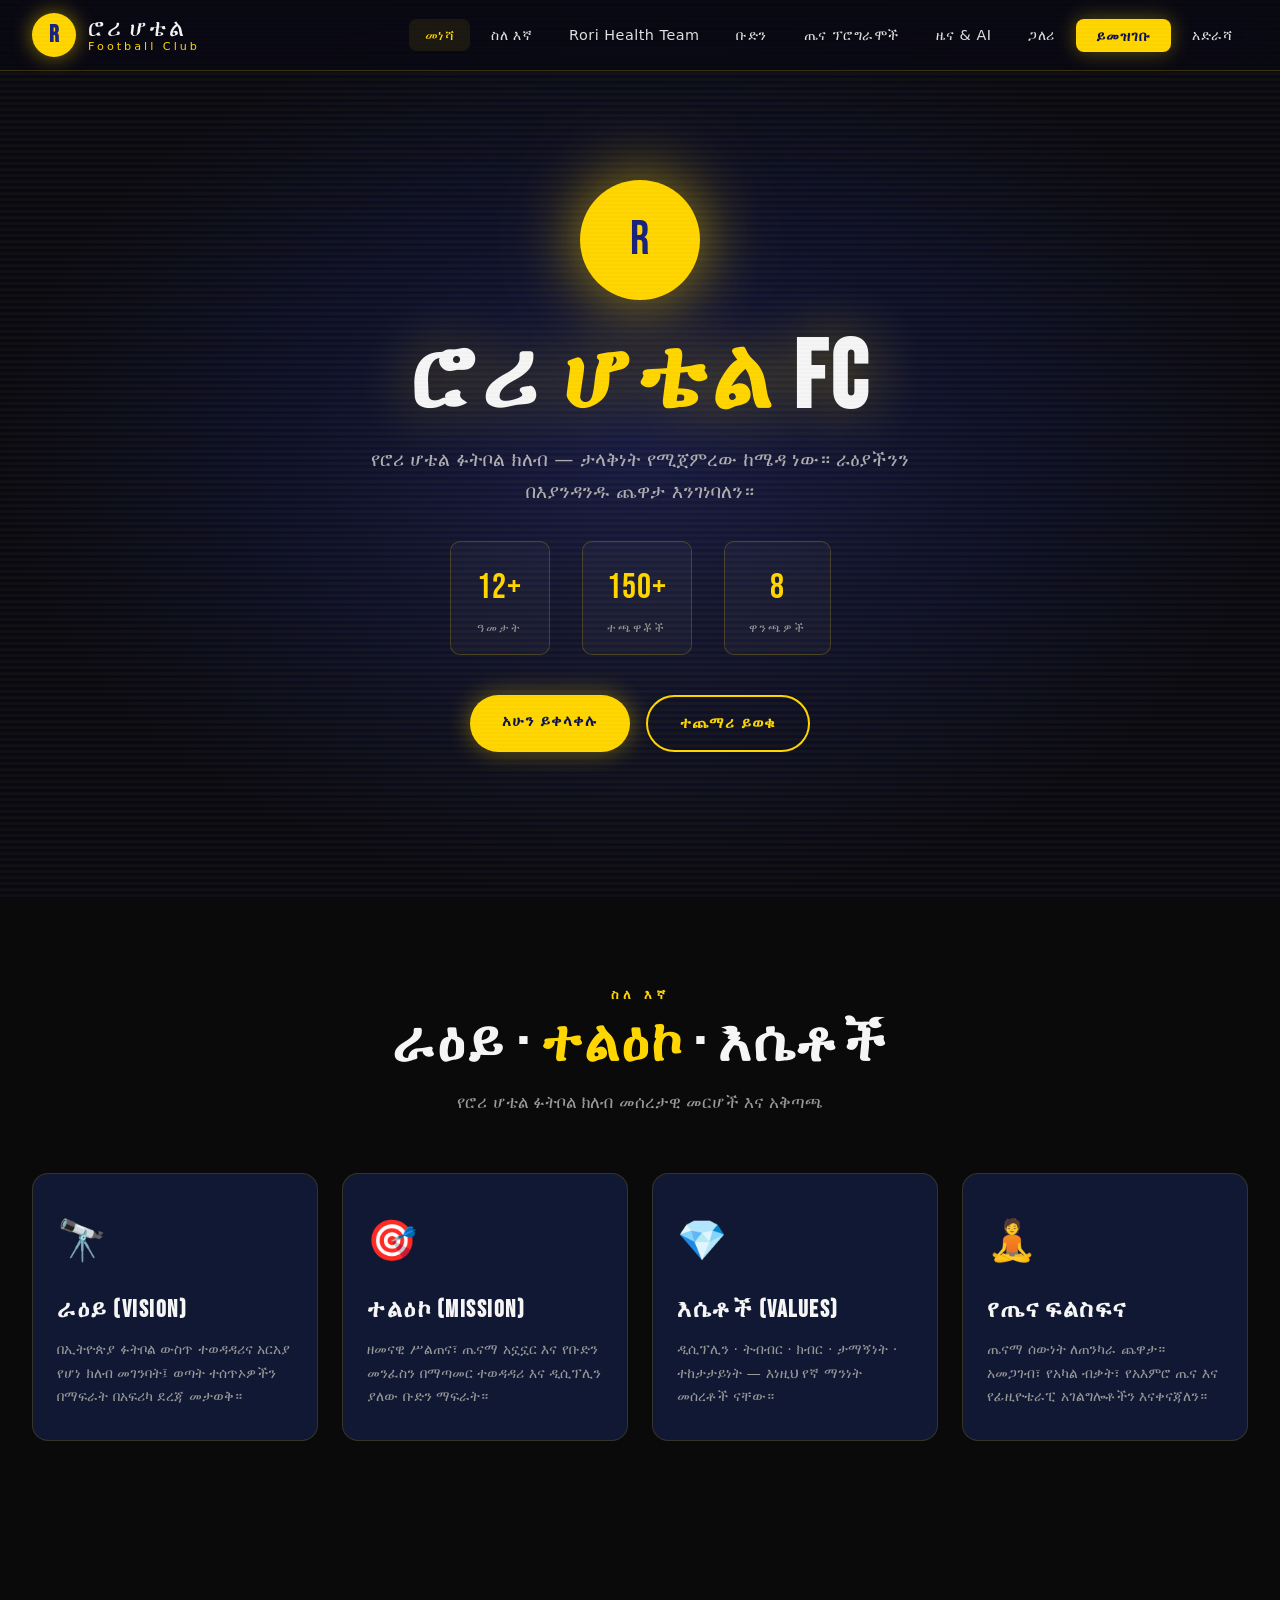
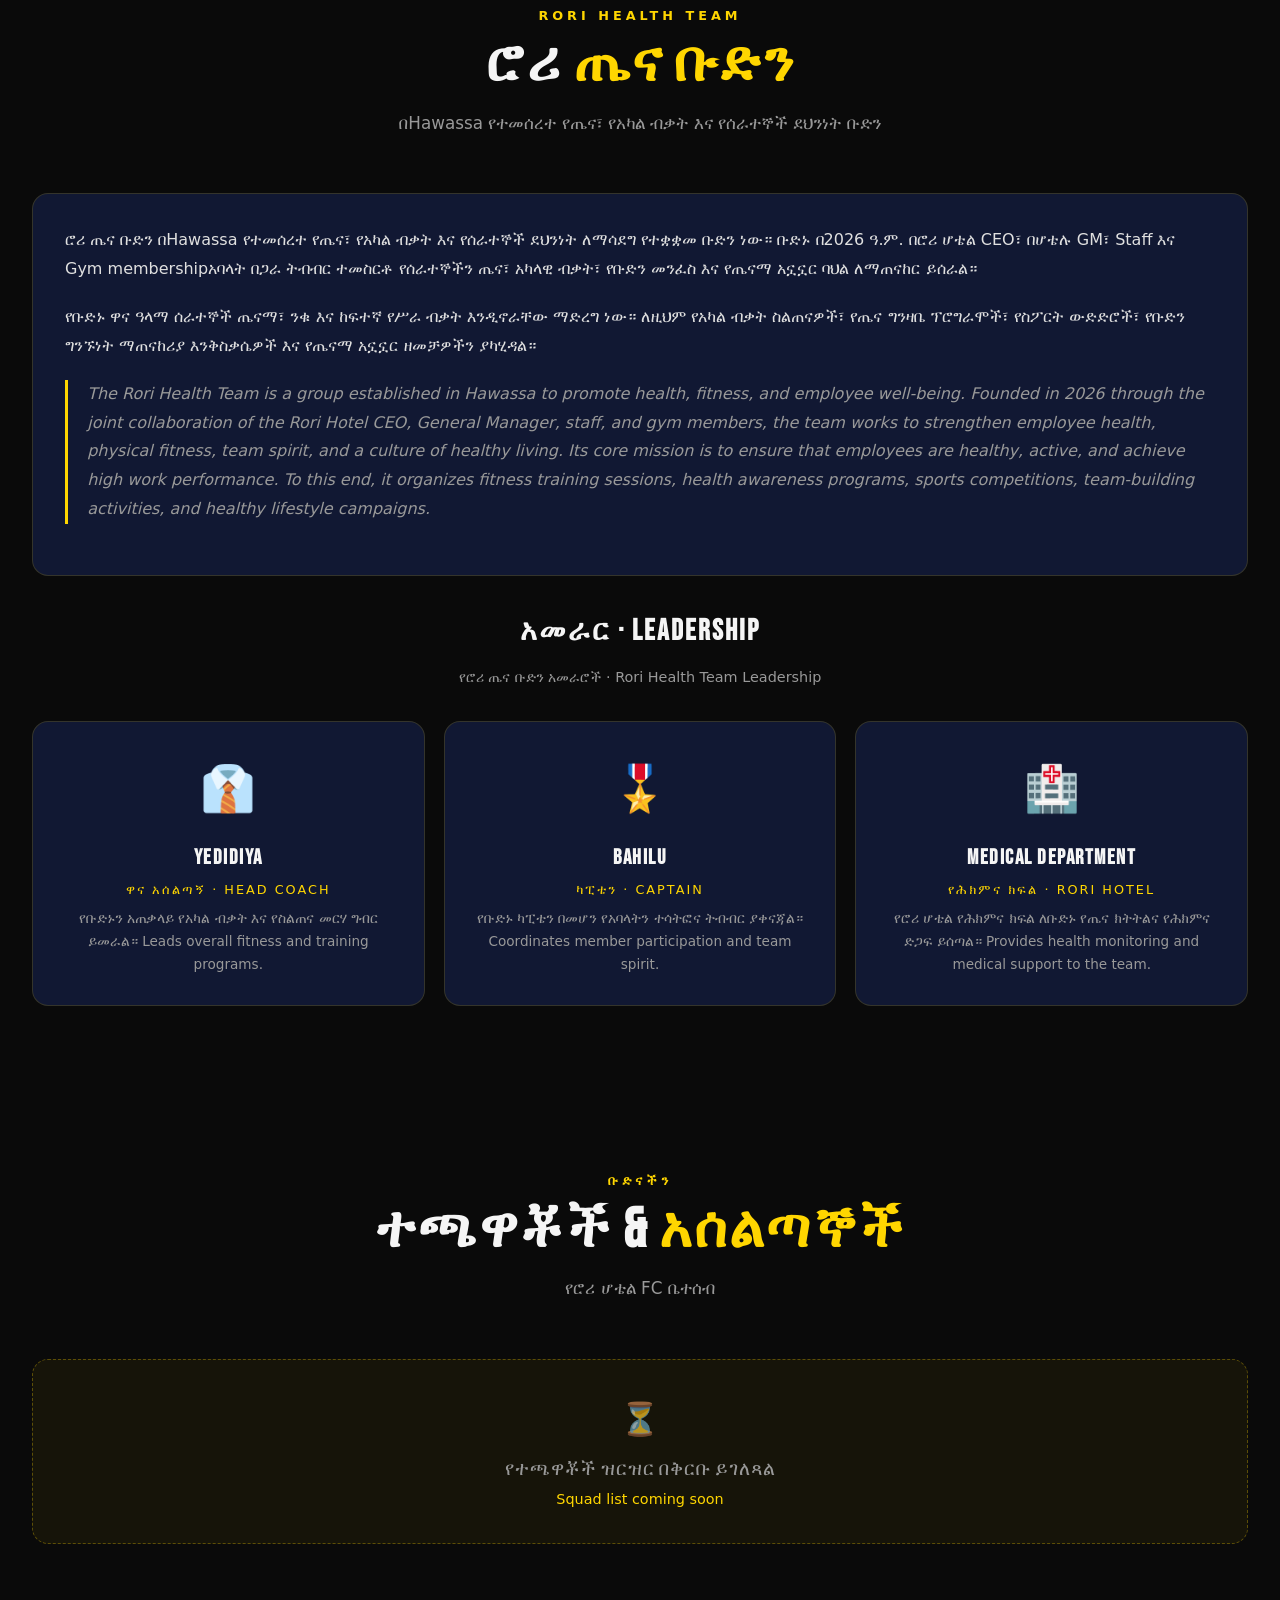
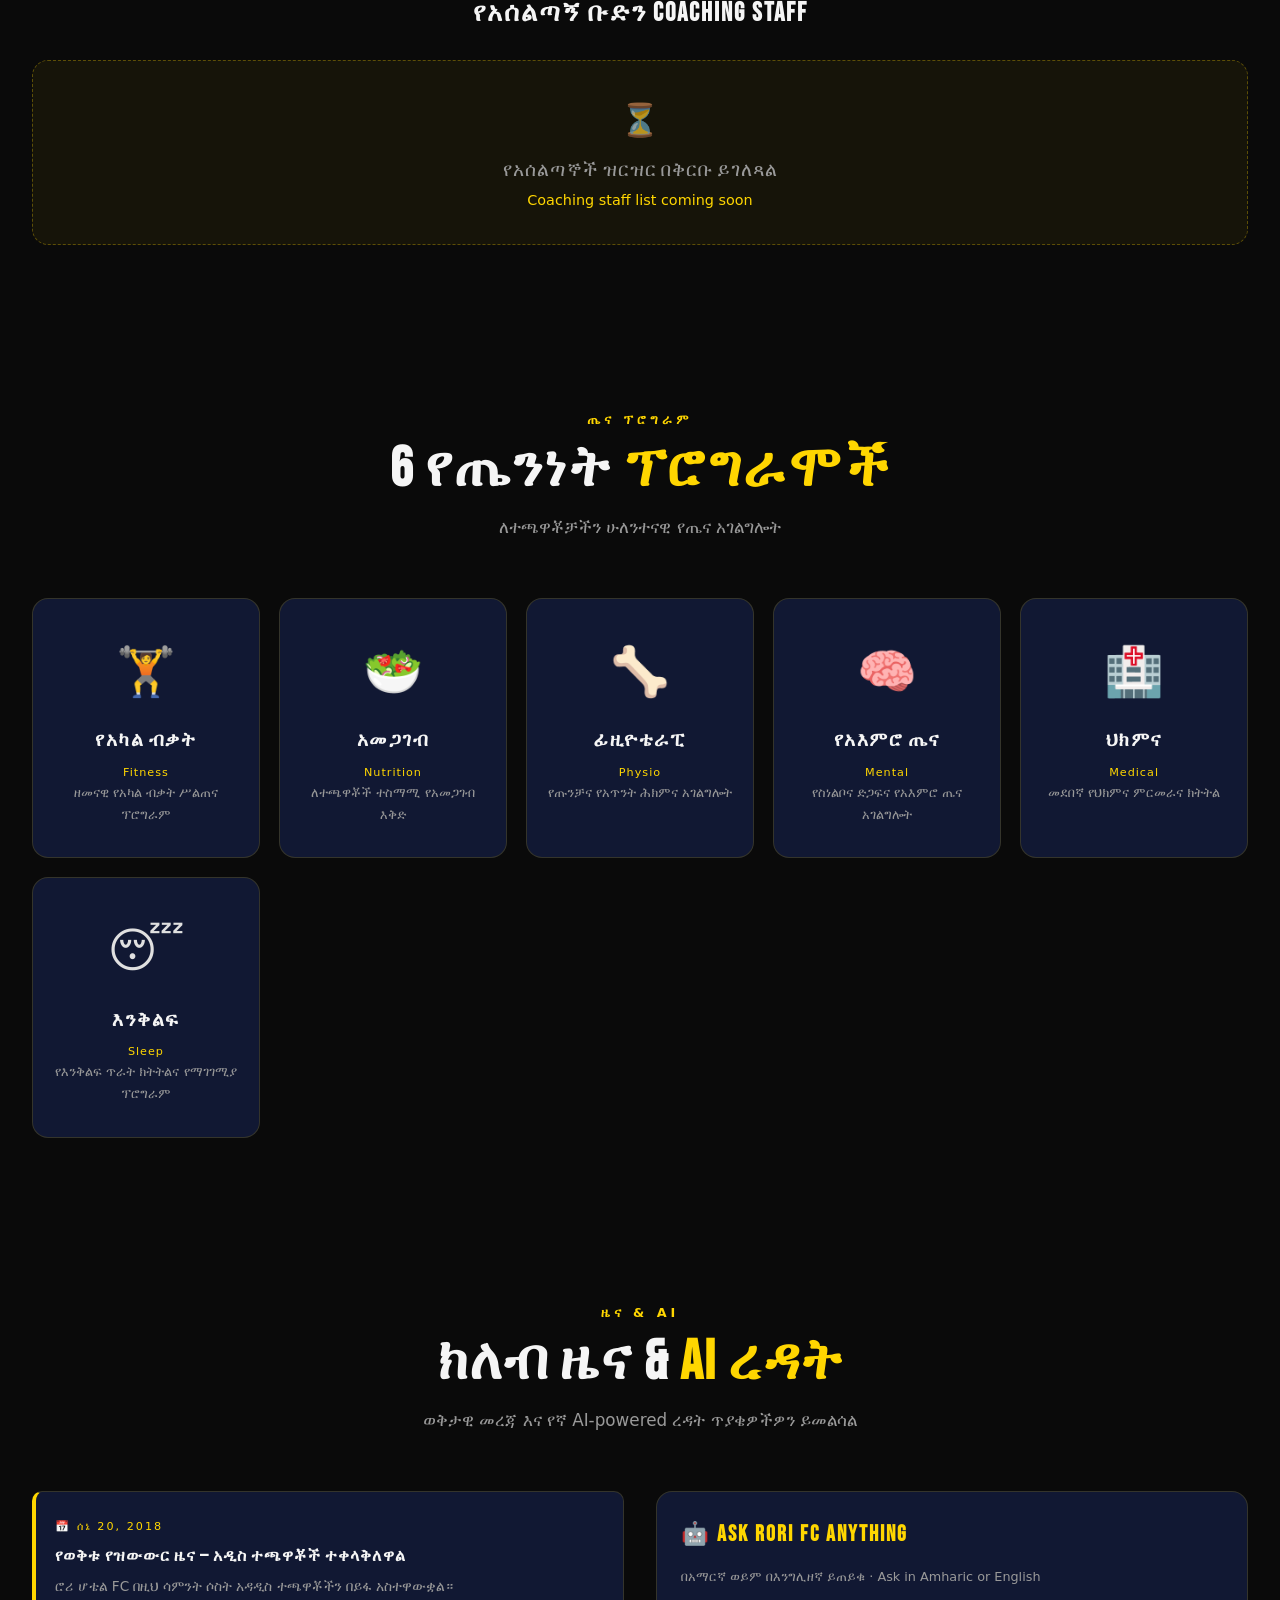
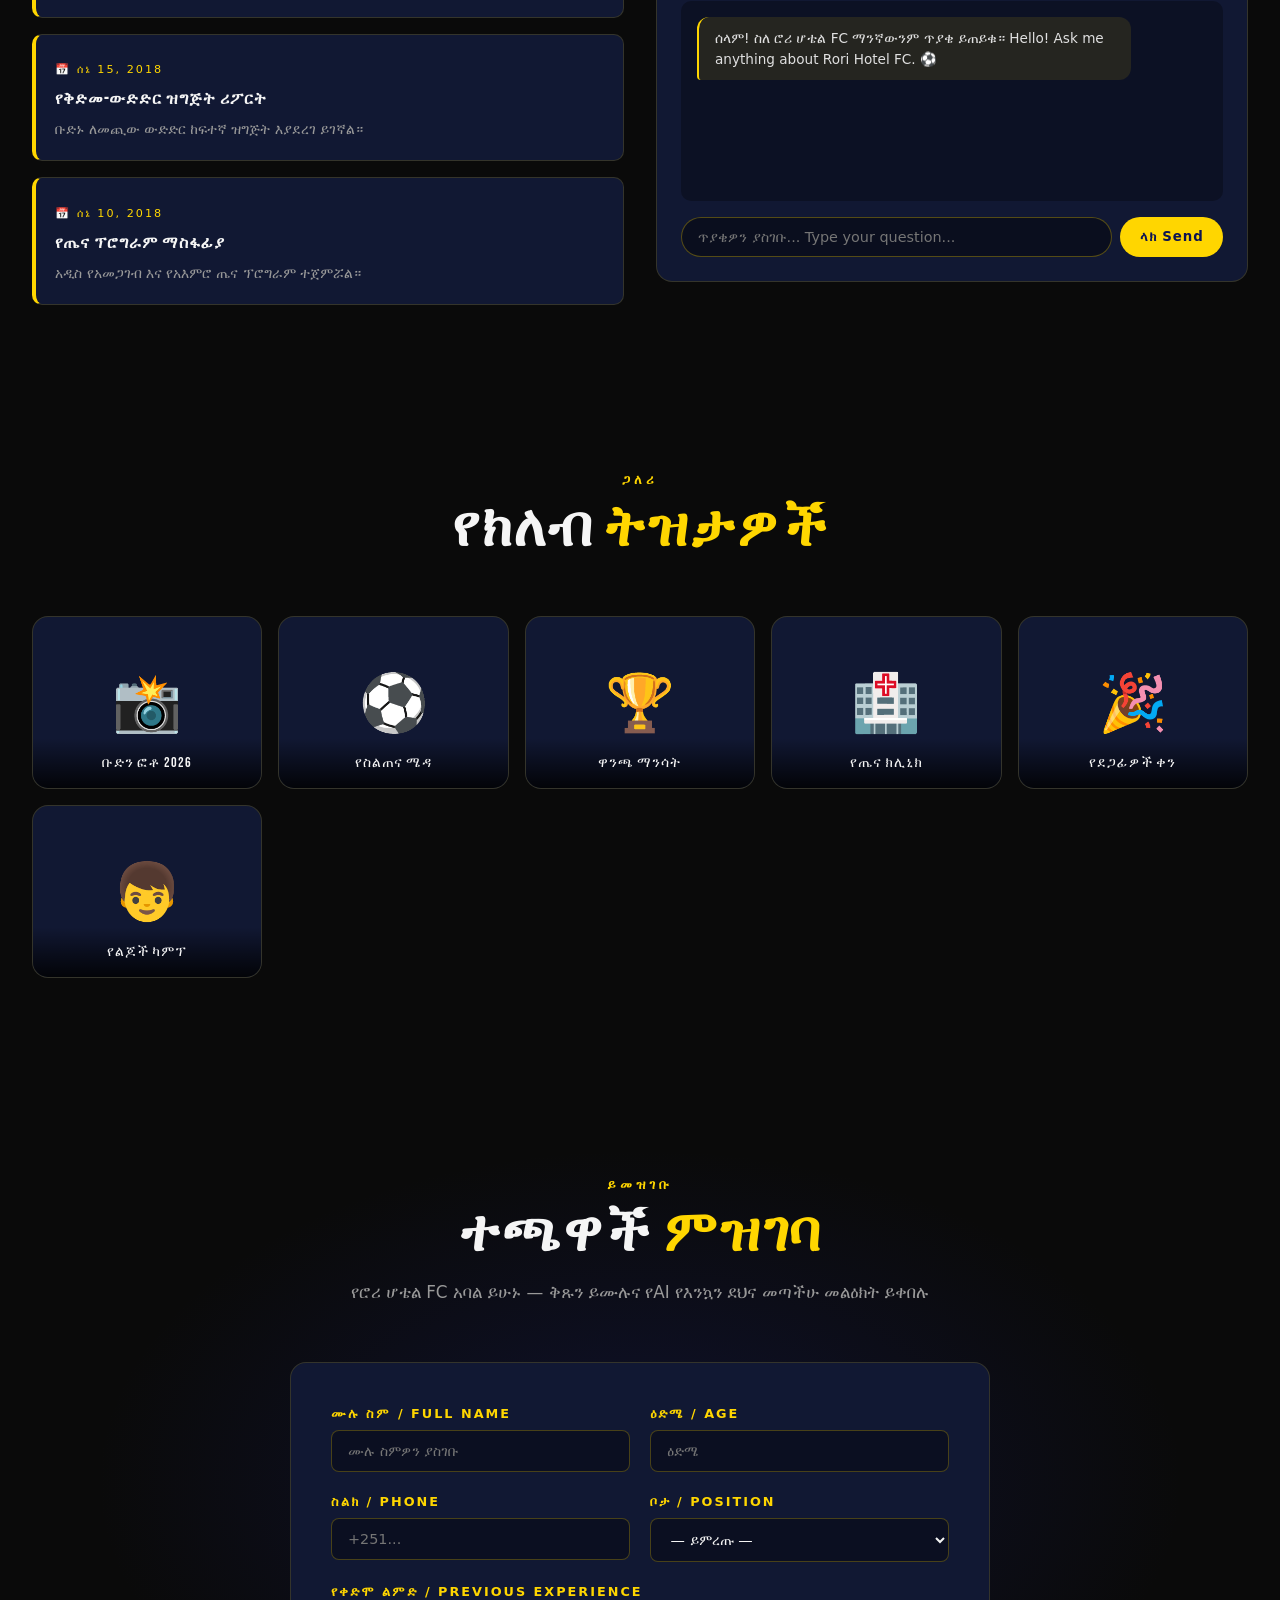
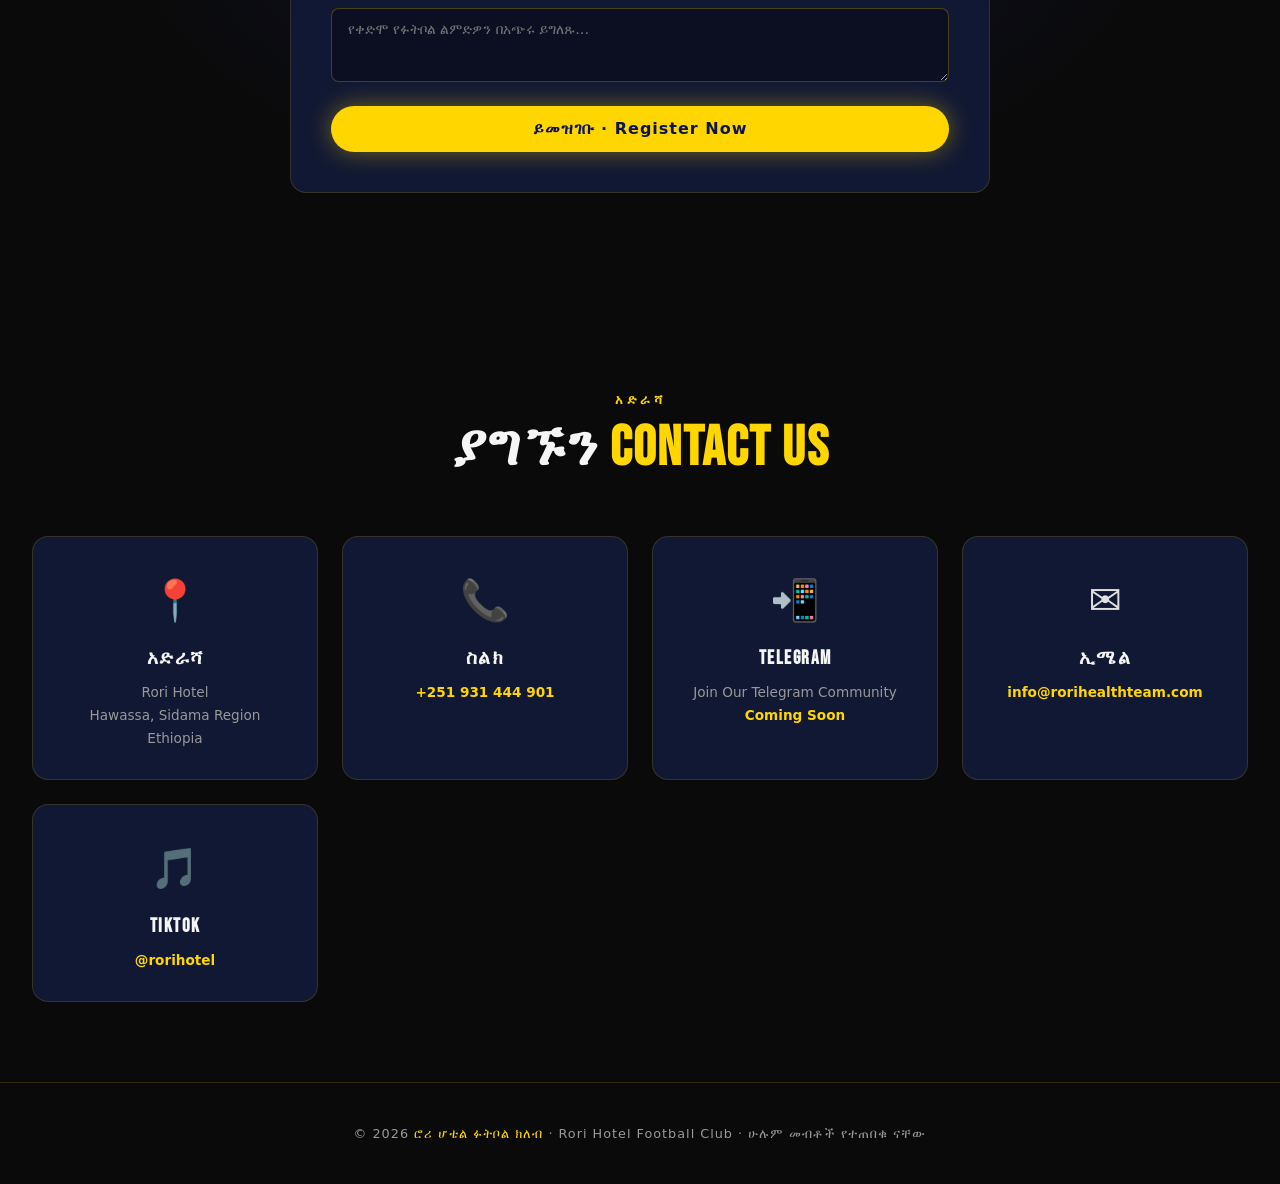
<file: https:/index.html>
<!DOCTYPE html>  <html lang="am">  
<head>  
    <meta charset="UTF-8">  
    <meta name="viewport" content="width=device-width, initial-scale=1.0">  
    <title>ሮሪ ሆቴል ፉትቦል ክለብ | Rori Hotel FC</title>  
    <link href="https://fonts.googleapis.com/css2?family=Bebas+Neue&display=swap" rel="stylesheet">  
    <style>  
        :root {  
            --navy: #1A237E;  
            --navy-dark: #0D1452;  
            --navy-light: #283593;  
            --gold: #FFD600;  
            --gold-dark: #C8A600;  
            --gold-glow: rgba(255, 214, 0, 0.3);  
            --white: #F5F5F5;  
            --gray: #B0B0B0;  
            --dark: #0A0A0A;  
            --card-bg: #111833;  
            --card-border: rgba(255, 214, 0, 0.15);  
            --text: #E0E0E0;  
            --text-muted: #999;  
            --radius: 16px;  
            --radius-sm: 10px;  
            --transition: 0.3s cubic-bezier(0.4, 0, 0.2, 1);  
            --shadow-gold: 0 0 30px rgba(255, 214, 0, 0.25);  
            --font-display: 'Bebas Neue', 'Arial Narrow', sans-serif;  
            --font-body: 'Segoe UI', system-ui, -apple-system, sans-serif;  
        }  * {  
        margin: 0;  
        padding: 0;  
        box-sizing: border-box;  
    }  

    html {  
        scroll-behavior: smooth;  
        scroll-padding-top: 80px;  
    }  

    body {  
        font-family: var(--font-body);  
        background: var(--dark);  
        color: var(--text);  
        line-height: 1.7;  
        overflow-x: hidden;  
        -webkit-font-smoothing: antialiased;  
    }  

    body::after {  
        content: '';  
        position: fixed;  
        top: 0;  
        left: 0;  
        width: 100%;  
        height: 100%;  
        pointer-events: none;  
        z-index: 9999;  
        background: repeating-linear-gradient(0deg,  
                transparent,  
                transparent 2px,  
                rgba(0, 0, 0, 0.03) 2px,  
                rgba(0, 0, 0, 0.03) 4px);  
        opacity: 0.4;  
    }  

    .navbar {  
        position: fixed;  
        top: 0;  
        left: 0;  
        width: 100%;  
        z-index: 1000;  
        background: rgba(10, 10, 20, 0.85);  
        backdrop-filter: blur(20px);  
        -webkit-backdrop-filter: blur(20px);  
        border-bottom: 1px solid rgba(255, 214, 0, 0.2);  
        transition: var(--transition);  
        padding: 0 2rem;  
    }  
    .navbar.scrolled {  
        background: rgba(10, 10, 20, 0.95);  
        box-shadow: 0 4px 30px rgba(0, 0, 0, 0.6);  
    }  
    .nav-inner {  
        max-width: 1300px;  
        margin: 0 auto;  
        display: flex;  
        align-items: center;  
        justify-content: space-between;  
        height: 70px;  
    }  
    .nav-logo {  
        display: flex;  
        align-items: center;  
        gap: 12px;  
        text-decoration: none;  
        color: var(--white);  
    }  
    .nav-logo-icon {  
        width: 44px;  
        height: 44px;  
        background: var(--gold);  
        border-radius: 50%;  
        display: flex;  
        align-items: center;  
        justify-content: center;  
        font-size: 1.5rem;  
        font-weight: 900;  
        color: var(--navy);  
        font-family: var(--font-display);  
        letter-spacing: 1px;  
        box-shadow: 0 0 20px rgba(255, 214, 0, 0.5);  
        animation: floatBadge 3s ease-in-out infinite;  
    }  
    @keyframes floatBadge {  
        0%, 100% { transform: translateY(0); }  
        50% { transform: translateY(-6px); }  
    }  
    .nav-logo-text {  
        font-family: var(--font-display);  
        font-size: 1.5rem;  
        letter-spacing: 2px;  
        color: var(--white);  
        line-height: 1;  
    }  
    .nav-logo-text span {  
        color: var(--gold);  
        display: block;  
        font-size: 0.7rem;  
        letter-spacing: 3px;  
        font-family: var(--font-body);  
        font-weight: 400;  
    }  
    .nav-links {  
        display: flex;  
        list-style: none;  
        gap: 0.3rem;  
        align-items: center;  
        flex-wrap: wrap;  
        justify-content: flex-end;  
    }  
    .nav-links a {  
        color: var(--text);  
        text-decoration: none;  
        padding: 0.5rem 1rem;  
        border-radius: 8px;  
        font-weight: 500;  
        font-size: 0.9rem;  
        transition: var(--transition);  
        letter-spacing: 0.5px;  
        white-space: nowrap;  
    }  
    .nav-links a:hover,  
    .nav-links a.active {  
        color: var(--gold);  
        background: rgba(255, 214, 0, 0.08);  
    }  
    .nav-cta {  
        background: var(--gold) !important;  
        color: var(--navy-dark) !important;  
        font-weight: 700 !important;  
        padding: 0.55rem 1.3rem !important;  
        letter-spacing: 0.8px !important;  
        box-shadow: 0 0 20px rgba(255, 214, 0, 0.35);  
        transition: var(--transition);  
    }  
    .nav-cta:hover {  
        background: #FFE440 !important;  
        box-shadow: 0 0 35px rgba(255, 214, 0, 0.55) !important;  
        transform: translateY(-2px);  
    }  
    .mobile-toggle {  
        display: none;  
        background: none;  
        border: 2px solid var(--gold);  
        color: var(--gold);  
        font-size: 1.6rem;  
        padding: 0.3rem 0.7rem;  
        border-radius: 8px;  
        cursor: pointer;  
        transition: var(--transition);  
    }  
    .mobile-toggle:hover {  
        background: var(--gold);  
        color: var(--navy);  
    }  

    .section {  
        padding: 5rem 2rem;  
        max-width: 1300px;  
        margin: 0 auto;  
    }  
    .section-header {  
        text-align: center;  
        margin-bottom: 3.5rem;  
    }  
    .section-tag {  
        display: inline-block;  
        font-family: var(--font-body);  
        font-size: 0.8rem;  
        letter-spacing: 4px;  
        color: var(--gold);  
        text-transform: uppercase;  
        margin-bottom: 0.5rem;  
        font-weight: 600;  
    }  
    .section-title {  
        font-family: var(--font-display);  
        font-size: clamp(2.2rem, 5vw, 3.5rem);  
        color: var(--white);  
        letter-spacing: 2px;  
        line-height: 1.1;  
        margin-bottom: 0.8rem;  
    }  
    .section-title .gold {  
        color: var(--gold);  
    }  
    .section-subtitle {  
        color: var(--text-muted);  
        font-size: 1.05rem;  
        max-width: 600px;  
        margin: 0 auto;  
    }  

    #hero {  
        min-height: 100vh;  
        display: flex;  
        align-items: center;  
        justify-content: center;  
        text-align: center;  
        position: relative;  
        padding: 6rem 2rem 4rem;  
        background: radial-gradient(ellipse at center, rgba(26, 35, 126, 0.5) 0%, rgba(10, 10, 20, 1) 70%),  
            radial-gradient(ellipse at 50% 80%, rgba(255, 214, 0, 0.08) 0%, transparent 50%);  
    }  
    #hero::before {  
        content: '';  
        position: absolute;  
        top: 0;  
        left: 0;  
        width: 100%;  
        height: 100%;  
        background: repeating-linear-gradient(0deg,  
                transparent,  
                transparent 3px,  
                rgba(255, 214, 0, 0.03) 3px,  
                rgba(255, 214, 0, 0.03) 6px);  
        pointer-events: none;  
        z-index: 0;  
        animation: scanlineMove 8s linear infinite;  
    }  
    @keyframes scanlineMove {  
        0% { background-position: 0 0; }  
        100% { background-position: 0 100px; }  
    }  
    .hero-content {  
        position: relative;  
        z-index: 1;  
        max-width: 800px;  
    }  
    .hero-badge {  
        width: 120px;  
        height: 120px;  
        margin: 0 auto 2rem;  
        background: var(--gold);  
        border-radius: 50%;  
        display: flex;  
        align-items: center;  
        justify-content: center;  
        font-family: var(--font-display);  
        font-size: 3rem;  
        color: var(--navy);  
        box-shadow: 0 0 60px rgba(255, 214, 0, 0.5), 0 0 120px rgba(255, 214, 0, 0.2);  
        animation: floatBadge 3s ease-in-out infinite;  
        letter-spacing: 2px;  
    }  
    .hero-title {  
        font-family: var(--font-display);  
        font-size: clamp(3rem, 8vw, 6rem);  
        color: var(--white);  
        letter-spacing: 4px;  
        line-height: 1;  
        margin-bottom: 1rem;  
        text-shadow: 0 0 60px rgba(255, 214, 0, 0.4);  
    }  
    .hero-title .gold {  
        color: var(--gold);  
    }  
    .hero-desc {  
        font-size: 1.2rem;  
        color: var(--gray);  
        margin-bottom: 2rem;  
        max-width: 550px;  
        margin-left: auto;  
        margin-right: auto;  
    }  
    .hero-stats {  
        display: flex;  
        gap: 2rem;  
        justify-content: center;  
        flex-wrap: wrap;  
        margin-bottom: 2.5rem;  
    }  
    .hero-stat {  
        text-align: center;  
        padding: 1rem 1.5rem;  
        background: rgba(255, 255, 255, 0.03);  
        border: 1px solid rgba(255, 214, 0, 0.2);  
        border-radius: var(--radius-sm);  
        min-width: 100px;  
    }  
    .hero-stat-num {  
        font-family: var(--font-display);  
        font-size: 2.2rem;  
        color: var(--gold);  
        letter-spacing: 1px;  
    }  
    .hero-stat-label {  
        font-size: 0.75rem;  
        color: var(--text-muted);  
        letter-spacing: 2px;  
        text-transform: uppercase;  
    }  
    .hero-cta-group {  
        display: flex;  
        gap: 1rem;  
        justify-content: center;  
        flex-wrap: wrap;  
    }  
    .btn {  
        display: inline-block;  
        padding: 0.85rem 2rem;  
        border-radius: 50px;  
        text-decoration: none;  
        font-weight: 700;  
        letter-spacing: 1px;  
        font-size: 0.95rem;  
        transition: var(--transition);  
        cursor: pointer;  
        border: none;  
        font-family: var(--font-body);  
    }  
    .btn-gold {  
        background: var(--gold);  
        color: var(--navy-dark);  
        box-shadow: 0 0 25px rgba(255, 214, 0, 0.4);  
    }  
    .btn-gold:hover {  
        background: #FFE440;  
        box-shadow: 0 0 45px rgba(255, 214, 0, 0.6);  
        transform: translateY(-3px);  
    }  
    .btn-outline {  
        border: 2px solid var(--gold);  
        color: var(--gold);  
        background: transparent;  
    }  
    .btn-outline:hover {  
        background: rgba(255, 214, 0, 0.1);  
        transform: translateY(-3px);  
    }  

    .cards-grid {  
        display: grid;  
        grid-template-columns: repeat(auto-fit, minmax(260px, 1fr));  
        gap: 1.5rem;  
    }  
    .card {  
        background: var(--card-bg);  
        border: 1px solid var(--card-border);  
        border-radius: var(--radius);  
        padding: 2rem 1.5rem;  
        transition: var(--transition);  
        position: relative;  
        overflow: hidden;  
    }  
    .card::before {  
        content: '';  
        position: absolute;  
        top: 0;  
        left: 0;  
        width: 100%;  
        height: 3px;  
        background: var(--gold);  
        transform: scaleX(0);  
        transform-origin: left;  
        transition: transform 0.4s ease;  
    }  
    .card:hover::before {  
        transform: scaleX(1);  
    }  
    .card:hover {  
        border-color: rgba(255, 214, 0, 0.5);  
        box-shadow: 0 8px 40px rgba(0, 0, 0, 0.5), 0 0 20px rgba(255, 214, 0, 0.1);  
        transform: translateY(-4px);  
    }  
    .card-icon {  
        font-size: 2.5rem;  
        margin-bottom: 1rem;  
        display: block;  
    }  
    .card h3 {  
        font-family: var(--font-display);  
        font-size: 1.5rem;  
        letter-spacing: 1.5px;  
        color: var(--white);  
        margin-bottom: 0.5rem;  
    }  
    .card p {  
        color: var(--text-muted);  
        font-size: 0.9rem;  
        line-height: 1.6;  
    }  

    .team-grid {  
        display: grid;  
        grid-template-columns: repeat(auto-fill, minmax(180px, 1fr));  
        gap: 1.2rem;  
    }  
    .player-card {  
        background: var(--card-bg);  
        border: 1px solid var(--card-border);  
        border-radius: var(--radius);  
        padding: 1.5rem 1rem;  
        text-align: center;  
        transition: var(--transition);  
        position: relative;  
    }  
    .player-card:hover {  
        border-color: var(--gold);  
        box-shadow: 0 8px 30px rgba(0, 0, 0, 0.5);  
        transform: translateY(-3px);  
    }  
    .player-avatar {  
        width: 70px;  
        height: 70px;  
        border-radius: 50%;  
        background: linear-gradient(135deg, var(--navy-light), var(--navy));  
        margin: 0 auto 0.8rem;  
        display: flex;  
        align-items: center;  
        justify-content: center;  
        font-family: var(--font-display);  
        font-size: 1.6rem;  
        color: var(--gold);  
        border: 3px solid var(--gold);  
        box-shadow: 0 0 15px rgba(255, 214, 0, 0.25);  
    }  
    .player-number {  
        position: absolute;  
        top: 10px;  
        right: 14px;  
        font-family: var(--font-display);  
        font-size: 1.2rem;  
        color: var(--gold);  
        opacity: 0.7;  
    }  
    .player-name {  
        font-family: var(--font-display);  
        font-size: 1.1rem;  
        letter-spacing: 1px;  
        color: var(--white);  
        margin-bottom: 2px;  
    }  
    .player-role {  
        font-size: 0.75rem;  
        color: var(--gold);  
        letter-spacing: 1.5px;  
        text-transform: uppercase;  
    }  
    .staff-section {  
        margin-top: 3rem;  
    }  
    .staff-grid {  
        display: grid;  
        grid-template-columns: repeat(auto-fit, minmax(220px, 1fr));  
        gap: 1.2rem;  
    }  
    .staff-card {  
        background: var(--card-bg);  
        border: 1px solid var(--card-border);  
        border-radius: var(--radius);  
        padding: 1.5rem;  
        display: flex;  
        align-items: center;  
        gap: 1rem;  
        transition: var(--transition);  
    }  
    .staff-card:hover {  
        border-color: var(--gold);  
        box-shadow: 0 6px 25px rgba(0, 0, 0, 0.4);  
        transform: translateX(3px);  
    }  
    .staff-avatar {  
        width: 55px;  
        height: 55px;  
        border-radius: 50%;  
        background: var(--navy-light);  
        display: flex;  
        align-items: center;  
        justify-content: center;  
        font-size: 1.5rem;  
        flex-shrink: 0;  
        border: 2px solid var(--gold);  
    }  
    .staff-info h4 {  
        font-family: var(--font-display);  
        letter-spacing: 1px;  
        color: var(--white);  
        font-size: 1.05rem;  
    }  
    .staff-info span {  
        font-size: 0.75rem;  
        color: var(--gold);  
        letter-spacing: 1.5px;  
        text-transform: uppercase;  
    }  

    .health-grid {  
        display: grid;  
        grid-template-columns: repeat(auto-fit, minmax(200px, 1fr));  
        gap: 1.2rem;  
    }  
    .health-card {  
        background: var(--card-bg);  
        border: 1px solid var(--card-border);  
        border-radius: var(--radius);  
        padding: 2rem 1.2rem;  
        text-align: center;  
        transition: var(--transition);  
    }  
    .health-card:hover {  
        border-color: var(--gold);  
        box-shadow: 0 8px 30px rgba(0, 0, 0, 0.5);  
        transform: translateY(-4px);  
    }  
    .health-icon {  
        font-size: 3rem;  
        display: block;  
        margin-bottom: 0.8rem;  
    }  
    .health-card h4 {  
        font-family: var(--font-display);  
        letter-spacing: 1.5px;  
        color: var(--white);  
        font-size: 1.2rem;  
        margin-bottom: 0.3rem;  
    }  
    .health-card p {  
        font-size: 0.8rem;  
        color: var(--text-muted);  
    }  

    .news-ai-wrapper {  
        display: grid;  
        grid-template-columns: 1fr 1fr;  
        gap: 2rem;  
        align-items: start;  
    }  
    .news-list {  
        display: flex;  
        flex-direction: column;  
        gap: 1rem;  
    }  
    .news-item {  
        background: var(--card-bg);  
        border: 1px solid var(--card-border);  
        border-radius: var(--radius-sm);  
        padding: 1.2rem;  
        transition: var(--transition);  
        border-left: 4px solid var(--gold);  
    }  
    .news-item:hover {  
        border-left-color: #FFE440;  
        box-shadow: 0 4px 20px rgba(0, 0, 0, 0.4);  
    }  
    .news-date {  
        font-size: 0.7rem;  
        color: var(--gold);  
        letter-spacing: 2px;  
    }  
    .news-item h4 {  
        font-family: var(--font-display);  
        letter-spacing: 1px;  
        color: var(--white);  
        margin: 0.3rem 0;  
    }  
    .news-item p {  
        font-size: 0.85rem;  
        color: var(--text-muted);  
    }  
    .ai-panel {  
        background: var(--card-bg);  
        border: 1px solid var(--card-border);  
        border-radius: var(--radius);  
        padding: 1.5rem;  
        position: sticky;  
        top: 100px;  
    }  
    .ai-panel h3 {  
        font-family: var(--font-display);  
        letter-spacing: 2px;  
        color: var(--gold);  
        font-size: 1.4rem;  
        margin-bottom: 0.8rem;  
        display: flex;  
        align-items: center;  
        gap: 0.5rem;  
    }  
    .ai-chat-box {  
        background: rgba(0, 0, 0, 0.3);  
        border-radius: var(--radius-sm);  
        padding: 1rem;  
        min-height: 200px;  
        max-height: 350px;  
        overflow-y: auto;  
        margin-bottom: 1rem;  
        display: flex;  
        flex-direction: column;  
        gap: 0.7rem;  
        font-size: 0.85rem;  
    }  
    .ai-msg {  
        padding: 0.7rem 1rem;  
        border-radius: 12px;  
        max-width: 85%;  
        line-height: 1.5;  
        animation: fadeInMsg 0.3s ease;  
    }  
    @keyframes fadeInMsg {  
        from { opacity: 0; transform: translateY(8px); }  
        to { opacity: 1; transform: translateY(0); }  
    }  
    .ai-msg.user {  
        background: var(--navy-light);  
        color: var(--white);  
        align-self: flex-end;  
        border-bottom-right-radius: 4px;  
    }  
    .ai-msg.bot {  
        background: rgba(255, 214, 0, 0.1);  
        color: var(--text);  
        align-self: flex-start;  
        border-bottom-left-radius: 4px;  
        border-left: 2px solid var(--gold);  
    }  
    .ai-input-row {  
        display: flex;  
        gap: 0.5rem;  
    }  
    .ai-input-row input {  
        flex: 1;  
        padding: 0.7rem 1rem;  
        border-radius: 50px;  
        border: 1px solid rgba(255, 214, 0, 0.3);  
        background: rgba(0, 0, 0, 0.4);  
        color: var(--white);  
        font-family: var(--font-body);  
        font-size: 0.9rem;  
        outline: none;  
        transition: var(--transition);  
    }  
    .ai-input-row input:focus {  
        border-color: var(--gold);  
        box-shadow: 0 0 15px rgba(255, 214, 0, 0.2);  
    }  
    .ai-input-row button {  
        padding: 0.7rem 1.2rem;  
        border-radius: 50px;  
        background: var(--gold);  
        color: var(--navy-dark);  
        font-weight: 700;  
        border: none;  
        cursor: pointer;  
        letter-spacing: 1px;  
        transition: var(--transition);  
        font-family: var(--font-body);  
    }  
    .ai-input-row button:hover {  
        background: #FFE440;  
        box-shadow: 0 0 20px rgba(255, 214, 0, 0.5);  
    }  

    .gallery-grid {  
        display: grid;  
        grid-template-columns: repeat(auto-fit, minmax(200px, 1fr));  
        gap: 1rem;  
    }  
    .gallery-card {  
        background: var(--card-bg);  
        border: 1px solid var(--card-border);  
        border-radius: var(--radius);  
        overflow: hidden;  
        transition: var(--transition);  
        aspect-ratio: 4/3;  
        display: flex;  
        align-items: center;  
        justify-content: center;  
        font-size: 3rem;  
        cursor: pointer;  
        position: relative;  
    }  
    .gallery-card:hover {  
        border-color: var(--gold);  
        box-shadow: 0 10px 35px rgba(0, 0, 0, 0.6);  
        transform: scale(1.03);  
    }  
    .gallery-overlay {  
        position: absolute;  
        bottom: 0;  
        left: 0;  
        width: 100%;  
        padding: 0.8rem;  
        background: linear-gradient(transparent, rgba(0, 0, 0, 0.85));  
        color: var(--white);  
        font-family: var(--font-display);  
        letter-spacing: 1px;  
        font-size: 0.9rem;  
        text-align: center;  
    }  

    #register {  
        background: radial-gradient(ellipse at center, rgba(26, 35, 126, 0.3) 0%, transparent 60%);  
        border-radius: var(--radius);  
        margin: 2rem auto;  
    }  
    .form-wrapper {  
        max-width: 700px;  
        margin: 0 auto;  
        background: var(--card-bg);  
        border: 1px solid var(--card-border);  
        border-radius: var(--radius);  
        padding: 2.5rem;  
    }  
    .form-grid {  
        display: grid;  
        grid-template-columns: 1fr 1fr;  
        gap: 1.2rem;  
    }  
    .form-full {  
        grid-column: 1 / -1;  
    }  
    .form-group {  
        display: flex;  
        flex-direction: column;  
        gap: 0.3rem;  
    }  
    .form-group label {  
        font-size: 0.8rem;  
        letter-spacing: 2px;  
        color: var(--gold);  
        text-transform: uppercase;  
        font-weight: 600;  
    }  
    .form-group input,  
    .form-group select,  
    .form-group textarea {  
        padding: 0.75rem 1rem;  
        border-radius: 8px;  
        border: 1px solid rgba(255, 214, 0, 0.25);  
        background: rgba(0, 0, 0, 0.35);  
        color: var(--white);  
        font-family: var(--font-body);  
        font-size: 0.9rem;  
        transition: var(--transition);  
        outline: none;  
    }  
    .form-group input:focus,  
    .form-group select:focus,  
    .form-group textarea:focus {  
        border-color: var(--gold);  
        box-shadow: 0 0 15px rgba(255, 214, 0, 0.15);  
    }  
    .form-group select {  
        cursor: pointer;  
    }  
    .form-group select option {  
        background: var(--navy-dark);  
        color: var(--white);  
    }  
    .welcome-msg {  
        margin-top: 1.5rem;  
        padding: 1.5rem;  
        background: rgba(255, 214, 0, 0.08);  
        border-radius: var(--radius-sm);  
        border-left: 4px solid var(--gold);  
        display: none;  
        animation: fadeInMsg 0.5s ease;  
    }  
    .welcome-msg.show {  
        display: block;  
    }  
    .welcome-msg h4 {  
        font-family: var(--font-display);  
        letter-spacing: 1.5px;  
        color: var(--gold);  
        margin-bottom: 0.3rem;  
    }  
    .welcome-msg p {  
        color: var(--text);  
        font-size: 0.9rem;  
    }  

    .contact-grid {  
        display: grid;  
        grid-template-columns: repeat(auto-fit, minmax(250px, 1fr));  
        gap: 1.5rem;  
    }  
    .contact-card {  
        background: var(--card-bg);  
        border: 1px solid var(--card-border);  
        border-radius: var(--radius);  
        padding: 1.8rem;  
        text-align: center;  
        transition: var(--transition);  
    }  
    .contact-card:hover {  
        border-color: var(--gold);  
        box-shadow: 0 6px 25px rgba(0, 0, 0, 0.4);  
    }  
    .contact-icon {  
        font-size: 2.5rem;  
        margin-bottom: 0.6rem;  
        display: block;  
    }  
    .contact-card h4 {  
        font-family: var(--font-display);  
        letter-spacing: 1.5px;  
        color: var(--white);  
        font-size: 1.2rem;  
        margin-bottom: 0.3rem;  
    }  
    .contact-card p {  
        color: var(--text-muted);  
        font-size: 0.85rem;  
    }  
    .contact-card a {  
        color: var(--gold);  
        text-decoration: none;  
        font-weight: 600;  
        word-break: break-all;  
    }  
    .contact-card a:hover {  
        text-decoration: underline;  
        color: #FFE440;  
    }  

    footer {  
        text-align: center;  
        padding: 2.5rem;  
        border-top: 1px solid rgba(255, 214, 0, 0.15);  
        color: var(--text-muted);  
        font-size: 0.8rem;  
        letter-spacing: 1px;  
    }  
    footer .gold {  
        color: var(--gold);  
    }  

    .health-team-info {  
        background: var(--card-bg);  
        border: 1px solid var(--card-border);  
        border-radius: var(--radius);  
        padding: 2rem;  
        margin-bottom: 2rem;  
    }  
    .health-team-info p {  
        margin-bottom: 1.2rem;  
        color: var(--text);  
        font-size: 1rem;  
        line-height: 1.8;  
    }  
    .health-team-info .english {  
        color: var(--text-muted);  
        font-style: italic;  
        border-left: 3px solid var(--gold);  
        padding-left: 1.2rem;  
    }  

    .health-leadership-grid {  
        display: grid;  
        grid-template-columns: repeat(auto-fit, minmax(240px, 1fr));  
        gap: 1.2rem;  
        margin-top: 2rem;  
    }  
    .health-leadership-card {  
        background: var(--card-bg);  
        border: 1px solid var(--card-border);  
        border-radius: var(--radius);  
        padding: 1.8rem 1.5rem;  
        text-align: center;  
        transition: var(--transition);  
    }  
    .health-leadership-card:hover {  
        border-color: var(--gold);  
        box-shadow: 0 8px 30px rgba(0, 0, 0, 0.5);  
        transform: translateY(-4px);  
    }  
    .health-leadership-icon {  
        font-size: 2.8rem;  
        margin-bottom: 0.8rem;  
    }  
    .health-leadership-card h4 {  
        font-family: var(--font-display);  
        letter-spacing: 1.5px;  
        color: var(--white);  
        font-size: 1.3rem;  
        margin-bottom: 0.2rem;  
    }  
    .health-leadership-card span {  
        display: block;  
        color: var(--gold);  
        font-size: 0.8rem;  
        letter-spacing: 2px;  
        text-transform: uppercase;  
        margin-bottom: 0.4rem;  
    }  
    .health-leadership-card p {  
        color: var(--text-muted);  
        font-size: 0.85rem;  
    }  

    .placeholder-card {  
        background: rgba(255, 214, 0, 0.05);  
        border: 1px dashed rgba(255, 214, 0, 0.3);  
        display: flex;  
        flex-direction: column;  
        align-items: center;  
        justify-content: center;  
        text-align: center;  
        padding: 2rem 1rem;  
        border-radius: var(--radius);  
        color: var(--text-muted);  
        font-size: 0.9rem;  
        cursor: default;  
    }  
    .placeholder-card .placeholder-icon {  
        font-size: 2rem;  
        margin-bottom: 0.5rem;  
        opacity: 0.7;  
    }  

    @media (max-width: 900px) {  
        .news-ai-wrapper {  
            grid-template-columns: 1fr;  
        }  
        .ai-panel {  
            position: static;  
        }  
        .form-grid {  
            grid-template-columns: 1fr;  
        }  
        .nav-links {  
            display: none;  
            position: absolute;  
            top: 70px;  
            left: 0;  
            width: 100%;  
            background: rgba(10, 10, 20, 0.97);  
            flex-direction: column;  
            padding: 1.5rem;  
            gap: 0.5rem;  
            border-bottom: 2px solid var(--gold);  
            backdrop-filter: blur(20px);  
        }  
        .nav-links.open {  
            display: flex;  
        }  
        .mobile-toggle {  
            display: block;  
        }  
        .hero-stats {  
            gap: 1rem;  
        }  
        .hero-stat {  
            min-width: 80px;  
            padding: 0.7rem 1rem;  
        }  
        .hero-stat-num {  
            font-size: 1.6rem;  
        }  
    }  
    @media (max-width: 500px) {  
        .section {  
            padding: 3rem 1rem;  
        }  
        .hero-badge {  
            width: 80px;  
            height: 80px;  
            font-size: 2rem;  
        }  
        .team-grid {  
            grid-template-columns: repeat(auto-fill, minmax(130px, 1fr));  
        }  
        .gallery-grid {  
            grid-template-columns: 1fr 1fr;  
        }  
    }  
</style>

</head>  
<body>  
    <nav class="navbar" id="navbar">  
        <div class="nav-inner">  
            <a href="#hero" class="nav-logo">  
                <div class="nav-logo-icon">R</div>  
                <div class="nav-logo-text">ሮሪ ሆቴል<span>Football Club</span></div>  
            </a>  
            <button class="mobile-toggle" id="mobileToggle" aria-label="Menu">☰</button>  
            <ul class="nav-links" id="navLinks">  
                <li><a href="#hero" class="active">መነሻ</a></li>  
                <li><a href="#about">ስለ እኛ</a></li>  
                <li><a href="#healthteam">Rori Health Team</a></li>  
                <li><a href="#team">ቡድን</a></li>  
                <li><a href="#health">ጤና ፕሮግራሞች</a></li>  
                <li><a href="#news">ዜና & AI</a></li>  
                <li><a href="#gallery">ጋለሪ</a></li>  
                <li><a href="#register" class="nav-cta">ይመዝገቡ</a></li>  
                <li><a href="#contact">አድራሻ</a></li>  
            </ul>  
        </div>  
    </nav>  <section id="hero">  
    <div class="hero-content">  
        <div class="hero-badge">R</div>  
        <h1 class="hero-title">ሮሪ <span class="gold">ሆቴል</span> FC</h1>  
        <p class="hero-desc">የሮሪ ሆቴል ፉትቦል ክለብ — ታላቅነት የሚጀምረው ከሜዳ ነው። ራዕያችንን በእያንዳንዱ ጨዋታ እንገነባለን።</p>  
        <div class="hero-stats">  
            <div class="hero-stat">  
                <div class="hero-stat-num">12+</div>  
                <div class="hero-stat-label">ዓመታት</div>  
            </div>  
            <div class="hero-stat">  
                <div class="hero-stat-num">150+</div>  
                <div class="hero-stat-label">ተጫዋቾች</div>  
            </div>  
            <div class="hero-stat">  
                <div class="hero-stat-num">8</div>  
                <div class="hero-stat-label">ዋንጫዎች</div>  
            </div>  
        </div>  
        <div class="hero-cta-group">  
            <a href="#register" class="btn btn-gold">አሁን ይቀላቀሉ</a>  
            <a href="#about" class="btn btn-outline">ተጨማሪ ይወቁ</a>  
        </div>  
    </div>  
</section>  

<section id="about" class="section">  
    <div class="section-header">  
        <span class="section-tag">ስለ እኛ</span>  
        <h2 class="section-title">ራዕይ · <span class="gold">ተልዕኮ</span> · እሴቶች</h2>  
        <p class="section-subtitle">የሮሪ ሆቴል ፉትቦል ክለብ መሰረታዊ መርሆች እና አቅጣጫ</p>  
    </div>  
    <div class="cards-grid">  
        <div class="card">  
            <span class="card-icon">🔭</span>  
            <h3>ራዕይ (Vision)</h3>  
            <p>በኢትዮጵያ ፉትቦል ውስጥ ተወዳዳሪና አርአያ የሆነ ክለብ መገንባት፤ ወጣት ተሰጥኦዎችን በማፍራት በአፍሪካ ደረጃ መታወቅ።</p>  
        </div>  
        <div class="card">  
            <span class="card-icon">🎯</span>  
            <h3>ተልዕኮ (Mission)</h3>  
            <p>ዘመናዊ ሥልጠና፣ ጤናማ አኗኗር እና የቡድን መንፈስን በማጣመር ተወዳዳሪ እና ዲሲፕሊን ያለው ቡድን ማፍራት።</p>  
        </div>  
        <div class="card">  
            <span class="card-icon">💎</span>  
            <h3>እሴቶች (Values)</h3>  
            <p>ዲሲፕሊን · ትብብር · ክብር · ታማኝነት · ተከታታይነት — እነዚህ የኛ ማንነት መሰረቶች ናቸው።</p>  
        </div>  
        <div class="card">  
            <span class="card-icon">🧘</span>  
            <h3>የጤና ፍልስፍና</h3>  
            <p>ጤናማ ሰውነት ለጠንካራ ጨዋታ። አመጋገብ፣ የአካል ብቃት፣ የአእምሮ ጤና እና የፊዚዮቴራፒ አገልግሎቶችን እናቀናጃለን።</p>  
        </div>  
    </div>  
</section>  

<section id="healthteam" class="section">  
    <div class="section-header">  
        <span class="section-tag">Rori Health Team</span>  
        <h2 class="section-title">ሮሪ <span class="gold">ጤና ቡድን</span></h2>  
        <p class="section-subtitle">በHawassa የተመሰረተ የጤና፣ የአካል ብቃት እና የሰራተኞች ደህንነት ቡድን</p>  
    </div>  
    <div class="health-team-info">  
        <p>  
            ሮሪ ጤና ቡድን በHawassa የተመሰረተ የጤና፣ የአካል ብቃት እና የሰራተኞች ደህንነት ለማሳደግ የተቋቋመ ቡድን ነው። ቡድኑ በ2026 ዓ.ም. በሮሪ ሆቴል CEO፣ በሆቴሉ GM፣ Staff እና Gym membershipአባላት በጋራ ትብብር ተመስርቶ የሰራተኞችን ጤና፣ አካላዊ ብቃት፣ የቡድን መንፈስ እና የጤናማ አኗኗር ባህል ለማጠናከር ይሰራል።  
        </p>  
        <p>  
            የቡድኑ ዋና ዓላማ ሰራተኞች ጤናማ፣ ንቁ እና ከፍተኛ የሥራ ብቃት እንዲኖራቸው ማድረግ ነው። ለዚህም የአካል ብቃት ስልጠናዎች፣ የጤና ግንዛቤ ፕሮግራሞች፣ የስፖርት ውድድሮች፣ የቡድን ግንኙነት ማጠናከሪያ እንቅስቃሴዎች እና የጤናማ አኗኗር ዘመቻዎችን ያካሂዳል።  
        </p>  
        <p class="english">  
            The Rori Health Team is a group established in Hawassa to promote health, fitness, and employee well‑being. Founded in 2026 through the joint collaboration of the Rori Hotel CEO, General Manager, staff, and gym members, the team works to strengthen employee health, physical fitness, team spirit, and a culture of healthy living. Its core mission is to ensure that employees are healthy, active, and achieve high work performance. To this end, it organizes fitness training sessions, health awareness programs, sports competitions, team‑building activities, and healthy lifestyle campaigns.  
        </p>  
    </div>  

    <div style="margin-bottom: 1rem;">  
        <h3 style="font-family:var(--font-display);letter-spacing:2px;color:var(--white);font-size:1.8rem;text-align:center;margin-bottom:0.5rem;">  
            <span class="gold">አመራር</span> · Leadership  
        </h3>  
        <p style="color:var(--text-muted);text-align:center;font-size:0.9rem;">የሮሪ ጤና ቡድን አመራሮች · Rori Health Team Leadership</p>  
    </div>  
    <div class="health-leadership-grid">  
        <div class="health-leadership-card">  
            <div class="health-leadership-icon">👔</div>  
            <h4>Yedidiya</h4>  
            <span>ዋና አሰልጣኝ · Head Coach</span>  
            <p>የቡድኑን አጠቃላይ የአካል ብቃት እና የስልጠና መርሃ ግብር ይመራል። Leads overall fitness and training programs.</p>  
        </div>  
        <div class="health-leadership-card">  
            <div class="health-leadership-icon">🎖️</div>  
            <h4>Bahilu</h4>  
            <span>ካፒቴን · Captain</span>  
            <p>የቡድኑ ካፒቴን በመሆን የአባላትን ተሳትፎና ትብብር ያቀናጃል። Coordinates member participation and team spirit.</p>  
        </div>  
        <div class="health-leadership-card">  
            <div class="health-leadership-icon">🏥</div>  
            <h4>Medical Department</h4>  
            <span>የሕክምና ክፍል · Rori Hotel</span>  
            <p>የሮሪ ሆቴል የሕክምና ክፍል ለቡድኑ የጤና ክትትልና የሕክምና ድጋፍ ይሰጣል። Provides health monitoring and medical support to the team.</p>  
        </div>  
    </div>  
</section>  

<section id="team" class="section">  
    <div class="section-header">  
        <span class="section-tag">ቡድናችን</span>  
        <h2 class="section-title">ተጫዋቾች & <span class="gold">አሰልጣኞች</span></h2>  
        <p class="section-subtitle">የሮሪ ሆቴል FC ቤተሰብ</p>  
    </div>  
    <div class="team-grid" id="playersGrid"></div>  
    <div class="staff-section">  
        <h3 style="font-family:var(--font-display);letter-spacing:2px;color:var(--white);text-align:center;margin-bottom:1.5rem;font-size:1.6rem;">  
            የአሰልጣኝ ቡድን <span class="gold">Coaching Staff</span>  
        </h3>  
        <div class="staff-grid" id="staffGrid"></div>  
    </div>  
</section>  

<section id="health" class="section">  
    <div class="section-header">  
        <span class="section-tag">ጤና ፕሮግራም</span>  
        <h2 class="section-title">6 የጤንነት <span class="gold">ፕሮግራሞች</span></h2>  
        <p class="section-subtitle">ለተጫዋቾቻችን ሁለንተናዊ የጤና አገልግሎት</p>  
    </div>  
    <div class="health-grid" id="healthGrid"></div>  
</section>  

<section id="news" class="section">  
    <div class="section-header">  
        <span class="section-tag">ዜና & AI</span>  
        <h2 class="section-title">ክለብ ዜና & <span class="gold">AI ረዳት</span></h2>  
        <p class="section-subtitle">ወቅታዊ መረጃ እና የኛ AI-powered ረዳት ጥያቄዎችዎን ይመልሳል</p>  
    </div>  
    <div class="news-ai-wrapper">  
        <div class="news-list" id="newsList"></div>  
        <div class="ai-panel" id="aiPanel">  
            <h3>🤖 Ask Rori FC Anything</h3>  
            <p style="font-size:0.8rem;color:var(--text-muted);margin-bottom:0.8rem;">በአማርኛ ወይም በእንግሊዘኛ ይጠይቁ · Ask in Amharic or English</p>  
            <div class="ai-chat-box" id="aiChatBox">  
                <div class="ai-msg bot">ሰላም! ስለ ሮሪ ሆቴል FC ማንኛውንም ጥያቄ ይጠይቁ። Hello! Ask me anything about Rori Hotel FC. ⚽</div>  
            </div>  
            <div class="ai-input-row">  
                <input type="text" id="aiInput" placeholder="ጥያቄዎን ያስገቡ... Type your question..." />  
                <button id="aiSendBtn">ላክ Send</button>  
            </div>  
        </div>  
    </div>  
</section>  

<section id="gallery" class="section">  
    <div class="section-header">  
        <span class="section-tag">ጋለሪ</span>  
        <h2 class="section-title">የክለብ <span class="gold">ትዝታዎች</span></h2>  
    </div>  
    <div class="gallery-grid" id="galleryGrid"></div>  
</section>  

<section id="register" class="section">  
    <div class="section-header">  
        <span class="section-tag">ይመዝገቡ</span>  
        <h2 class="section-title">ተጫዋች <span class="gold">ምዝገባ</span></h2>  
        <p class="section-subtitle">የሮሪ ሆቴል FC አባል ይሁኑ — ቅጹን ይሙሉና የAI የእንኳን ደህና መጣችሁ መልዕክት ይቀበሉ</p>  
    </div>  
    <div class="form-wrapper">  
        <form id="registrationForm">  
            <div class="form-grid">  
                <div class="form-group">  
                    <label>ሙሉ ስም / Full Name</label>  
                    <input type="text" id="regName" required placeholder="ሙሉ ስምዎን ያስገቡ" />  
                </div>  
                <div class="form-group">  
                    <label>ዕድሜ / Age</label>  
                    <input type="number" id="regAge" required min="10" max="50" placeholder="ዕድሜ" />  
                </div>  
                <div class="form-group">  
                    <label>ስልክ / Phone</label>  
                    <input type="tel" id="regPhone" required placeholder="+251..." />  
                </div>  
                <div class="form-group">  
                    <label>ቦታ / Position</label>  
                    <select id="regPosition" required>  
                        <option value="">— ይምረጡ —</option>  
                        <option value="Goalkeeper">ግብ ጠባቂ / Goalkeeper</option>  
                        <option value="Defender">ተከላካይ / Defender</option>  
                        <option value="Midfielder">አማካይ / Midfielder</option>  
                        <option value="Forward">አጥቂ / Forward</option>  
                        <option value="Other">ሌላ / Other</option>  
                    </select>  
                </div>  
                <div class="form-group form-full">  
                    <label>የቀድሞ ልምድ / Previous Experience</label>  
                    <textarea id="regExperience" rows="3" placeholder="የቀድሞ የፉትቦል ልምድዎን በአጭሩ ይግለጹ..."></textarea>  
                </div>  
            </div>  
            <button type="submit" class="btn btn-gold" style="width:100%;margin-top:1.5rem;font-size:1rem;">ይመዝገቡ · Register Now</button>  
        </form>  
        <div class="welcome-msg" id="welcomeMsg">  
            <h4>🎉 የእንኳን ደህና መጡ መልዕክት (AI Generated)</h4>  
            <p id="welcomeText"></p>  
        </div>  
    </div>  
</section>  

<!-- ───── UPDATED CONTACT SECTION ───── -->  
<section id="contact" class="section">  
    <div class="section-header">  
        <span class="section-tag">አድራሻ</span>  
        <h2 class="section-title">ያግኙን <span class="gold">Contact Us</span></h2>  
    </div>  
    <div class="contact-grid">  
        <!-- Address card -->  
        <div class="contact-card">  
            <span class="contact-icon">📍</span>  
            <h4>አድራሻ</h4>  
            <p>Rori Hotel<br>Hawassa, Sidama Region<br>Ethiopia</p>  
        </div>  
        <!-- Phone card -->  
        <div class="contact-card">  
            <span class="contact-icon">📞</span>  
            <h4>ስልክ</h4>  
            <p><a href="tel:+251931444901">+251 931 444 901</a></p>  
        </div>  
        <!-- Telegram card -->  
        <div class="contact-card">  
            <span class="contact-icon">📲</span>  
            <h4>Telegram</h4>  
            <p>Join Our Telegram Community<br><a href="#" target="_blank">Coming Soon</a></p>  
        </div>  
        <!-- Email card -->  
        <div class="contact-card">  
            <span class="contact-icon">✉️</span>  
            <h4>ኢሜል</h4>  
            <p><a href="mailto:info@rorihealthteam.com">info@rorihealthteam.com</a></p>  
        </div>  
        <!-- TikTok card -->  
        <div class="contact-card">  
            <span class="contact-icon">🎵</span>  
            <h4>TikTok</h4>  
            <p><a href="https://www.tiktok.com/@rorihotel" target="_blank" rel="noopener">@rorihotel</a></p>  
        </div>  
    </div>  
</section>  

<footer>  
    <p>&copy; 2026 <span class="gold">ሮሪ ሆቴል ፉትቦል ክለብ</span> · Rori Hotel Football Club · ሁሉም መብቶች የተጠበቁ ናቸው</p>  
</footer>  

<script>  
    (function() {  
        const players = [];  
        const staff = [];  
        const healthPrograms = [  
            { title: 'የአካል ብቃት', sub: 'Fitness', desc: 'ዘመናዊ የአካል ብቃት ሥልጠና ፕሮግራም', icon: '🏋️' },  
            { title: 'አመጋገብ', sub: 'Nutrition', desc: 'ለተጫዋቾች ተስማሚ የአመጋገብ እቅድ', icon: '🥗' },  
            { title: 'ፊዚዮቴራፒ', sub: 'Physio', desc: 'የጡንቻና የአጥንት ሕክምና አገልግሎት', icon: '🦴' },  
            { title: 'የአእምሮ ጤና', sub: 'Mental', desc: 'የስነልቦና ድጋፍና የአእምሮ ጤና አገልግሎት', icon: '🧠' },  
            { title: 'ህክምና', sub: 'Medical', desc: 'መደበኛ የህክምና ምርመራና ክትትል', icon: '🏥' },  
            { title: 'እንቅልፍ', sub: 'Sleep', desc: 'የእንቅልፍ ጥራት ክትትልና የማገገሚያ ፕሮግራም', icon: '😴' },  
        ];  
        const newsItems = [  
            { date: 'ሰኔ 20, 2018', title: 'የወቅቱ የዝውውር ዜና — አዲስ ተጫዋቾች ተቀላቅለዋል', desc: 'ሮሪ ሆቴል FC በዚህ ሳምንት ሶስት አዳዲስ ተጫዋቾችን በይፋ አስተዋውቋል።' },  
            { date: 'ሰኔ 15, 2018', title: 'የቅድመ-ውድድር ዝግጅት ሪፖርት', desc: 'ቡድኑ ለመጪው ውድድር ከፍተኛ ዝግጅት እያደረገ ይገኛል።' },  
            { date: 'ሰኔ 10, 2018', title: 'የጤና ፕሮግራም ማስፋፊያ', desc: 'አዲስ የአመጋገብ እና የአእምሮ ጤና ፕሮግራም ተጀምሯል።' },  
        ];  
        const galleryItems = [  
            { label: 'ቡድን ፎቶ 2026', emoji: '📸' },  
            { label: 'የስልጠና ሜዳ', emoji: '⚽' },  
            { label: 'ዋንጫ ማንሳት', emoji: '🏆' },  
            { label: 'የጤና ክሊኒክ', emoji: '🏥' },  
            { label: 'የደጋፊዎች ቀን', emoji: '🎉' },  
            { label: 'የልጆች ካምፕ', emoji: '👦' },  
        ];  

        function renderPlayers() {  
            document.getElementById('playersGrid').innerHTML = players.length === 0 ? `  
                <div class="placeholder-card" style="grid-column: 1 / -1;">  
                  <span class="placeholder-icon">⏳</span>  
                  <span style="font-family:var(--font-display); font-size:1.2rem; letter-spacing:1px;">የተጫዋቾች ዝርዝር በቅርቡ ይገለጻል</span>  
                  <span style="color:var(--gold);">Squad list coming soon</span>  
                </div>` : '';  
        }  
        function renderStaff() {  
            document.getElementById('staffGrid').innerHTML = staff.length === 0 ? `  
                <div class="placeholder-card" style="grid-column: 1 / -1;">  
                  <span class="placeholder-icon">⏳</span>  
                  <span style="font-family:var(--font-display); font-size:1.2rem; letter-spacing:1px;">የአሰልጣኞች ዝርዝር በቅርቡ ይገለጻል</span>  
                  <span style="color:var(--gold);">Coaching staff list coming soon</span>  
                </div>` : '';  
        }  
        function renderHealth() {  
            document.getElementById('healthGrid').innerHTML = healthPrograms.map(h => `  
            <div class="health-card">  
              <span class="health-icon">${h.icon}</span>  
              <h4>${h.title}</h4>  
              <p style="color:var(--gold);font-size:0.7rem;letter-spacing:1px;">${h.sub}</p>  
              <p>${h.desc}</p>  
            </div>`).join('');  
        }  
        function renderNews() {  
            document.getElementById('newsList').innerHTML = newsItems.map(n => `  
            <div class="news-item">  
              <span class="news-date">📅 ${n.date}</span>  
              <h4>${n.title}</h4>  
              <p>${n.desc}</p>  
            </div>`).join('');  
        }  
        function renderGallery() {  
            document.getElementById('galleryGrid').innerHTML = galleryItems.map(g => `  
            <div class="gallery-card">  
              <span style="font-size:3.5rem;">${g.emoji}</span>  
              <div class="gallery-overlay">${g.label}</div>  
            </div>`).join('');  
        }  

        function getAIResponse(query) {  
            const q = query.toLowerCase().trim();  
            if (/ሰላም|ሀይ|hi|hello|hey/i.test(q)) {  
                return 'ሰላም! ስለ ሮሪ ሆቴል FC ማንኛውንም ጥያቄ ይጠይቁ። Hello! Ask me anything about Rori Hotel FC. ⚽';  
            }  
            if (/አመሰግናለሁ|thanks|thank/i.test(q)) {  
                return 'እንደምንም ሆነ! ሌላ ጥያቄ ካሎት ይጠይቁ። You\'re welcome! Ask another question if you have one. 🙌';  
            }  
            const isAmharic = /[ሀ-ፐ]/.test(q);  
            return isAmharic ?  
                'እባክዎ ስለ ክለቡ፣ ምዝገባ፣ ስልጠና፣ አድራሻ ወይም ዋንጫዎች በተለየ መልኩ ይጠይቁ።' :  
                'Please ask specifically about the club, registration, training, location, or trophies.';  
        }  

        function sendAIMessage() {  
            const input = document.getElementById('aiInput');  
            const query = input.value.trim();  
            if (!query) return;  
            const chatBox = document.getElementById('aiChatBox');  
            chatBox.appendChild(Object.assign(document.createElement('div'), { className: 'ai-msg user', textContent: query }));  
            chatBox.appendChild(Object.assign(document.createElement('div'), { className: 'ai-msg bot', textContent: getAIResponse(query) }));  
            chatBox.scrollTop = chatBox.scrollHeight;  
            input.value = '';  
        }  

        function generateWelcomeMessage(name, position) {  
            const posMap = { 'Goalkeeper': 'ግብ ጠባቂ', 'Defender': 'ተከላካይ', 'Midfielder': 'አማካይ', 'Forward': 'አጥቂ', 'Other': 'ተጫዋች' };  
            const pos = posMap[position] || 'ተጫዋች';  
            const msgs = [  
                `እንኳን ደህና መጡ ${name}! 🎉 እንደ ${pos} ወደ ሮሪ ሆቴል FC በመቀላቀልዎ በጣም ደስተኞች ነን። ታላቅ ጉዞ አብረን እንጀምር! ⚽🏆`,  
                `ሰላም ${name}! 👋 ወደ ሮሪ ሆቴል FC ቤተሰብ እንኳን ደህና መጡ። እንደ ${pos} የሚያደርጉት አስተዋጽኦ ትልቅ ይሆናል ብለን እናምናለን! 💪`,  
                `ውድ ${name} 🌟 የሮሪ ሆቴል FC አዲሱ ${pos} — እንኳን ደህና መጡ! አብረን ታሪክ እንፍጠር። የስልጠና መርሃ-ግብሩን በቅርቡ እንልክልዎታለን።`,  
            ];  
            return msgs[Math.floor(Math.random() * msgs.length)];  
        }  

        renderPlayers();  
        renderStaff();  
        renderHealth();  
        renderNews();  
        renderGallery();  

        document.getElementById('aiSendBtn').addEventListener('click', sendAIMessage);  
        document.getElementById('aiInput').addEventListener('keydown', e => { if (e.key === 'Enter') sendAIMessage(); });  

        document.getElementById('registrationForm').addEventListener('submit', function(e) {  
            e.preventDefault();  
            const name = document.getElementById('regName').value.trim();  
            const pos = document.getElementById('regPosition').value;  
            document.getElementById('welcomeText').textContent = generateWelcomeMessage(name, pos);  
            document.getElementById('welcomeMsg').classList.add('show');  
            document.getElementById('welcomeMsg').scrollIntoView({ behavior: 'smooth', block: 'center' });  
            setTimeout(() => this.reset(), 1500);  
        });  

        const mobileToggle = document.getElementById('mobileToggle');  
        const navLinks = document.getElementById('navLinks');  
        mobileToggle.addEventListener('click', () => {  
            navLinks.classList.toggle('open');  
            mobileToggle.textContent = navLinks.classList.contains('open') ? '✕' : '☰';  
        });  
        navLinks.querySelectorAll('a').forEach(link => {  
            link.addEventListener('click', () => {  
                navLinks.classList.remove('open');  
                mobileToggle.textContent = '☰';  
            });  
        });  

        window.addEventListener('scroll', () => {  
            const navbar = document.getElementById('navbar');  
            navbar.classList.toggle('scrolled', window.scrollY > 50);  
            const sections = document.querySelectorAll('section[id]');  
            let current = '';  
            sections.forEach(sec => {  
                if (window.scrollY >= sec.offsetTop - 100) current = sec.getAttribute('id');  
            });  
            navLinks.querySelectorAll('a').forEach(a => {  
                a.classList.toggle('active', a.getAttribute('href') === '#' + current);  
            });  
        });  

        console.log('🏆 Rori Hotel FC – Contact section updated with new address, phone, Telegram, email, and TikTok.');  
    })();  
</script>

</body>  
</html>
</file>
